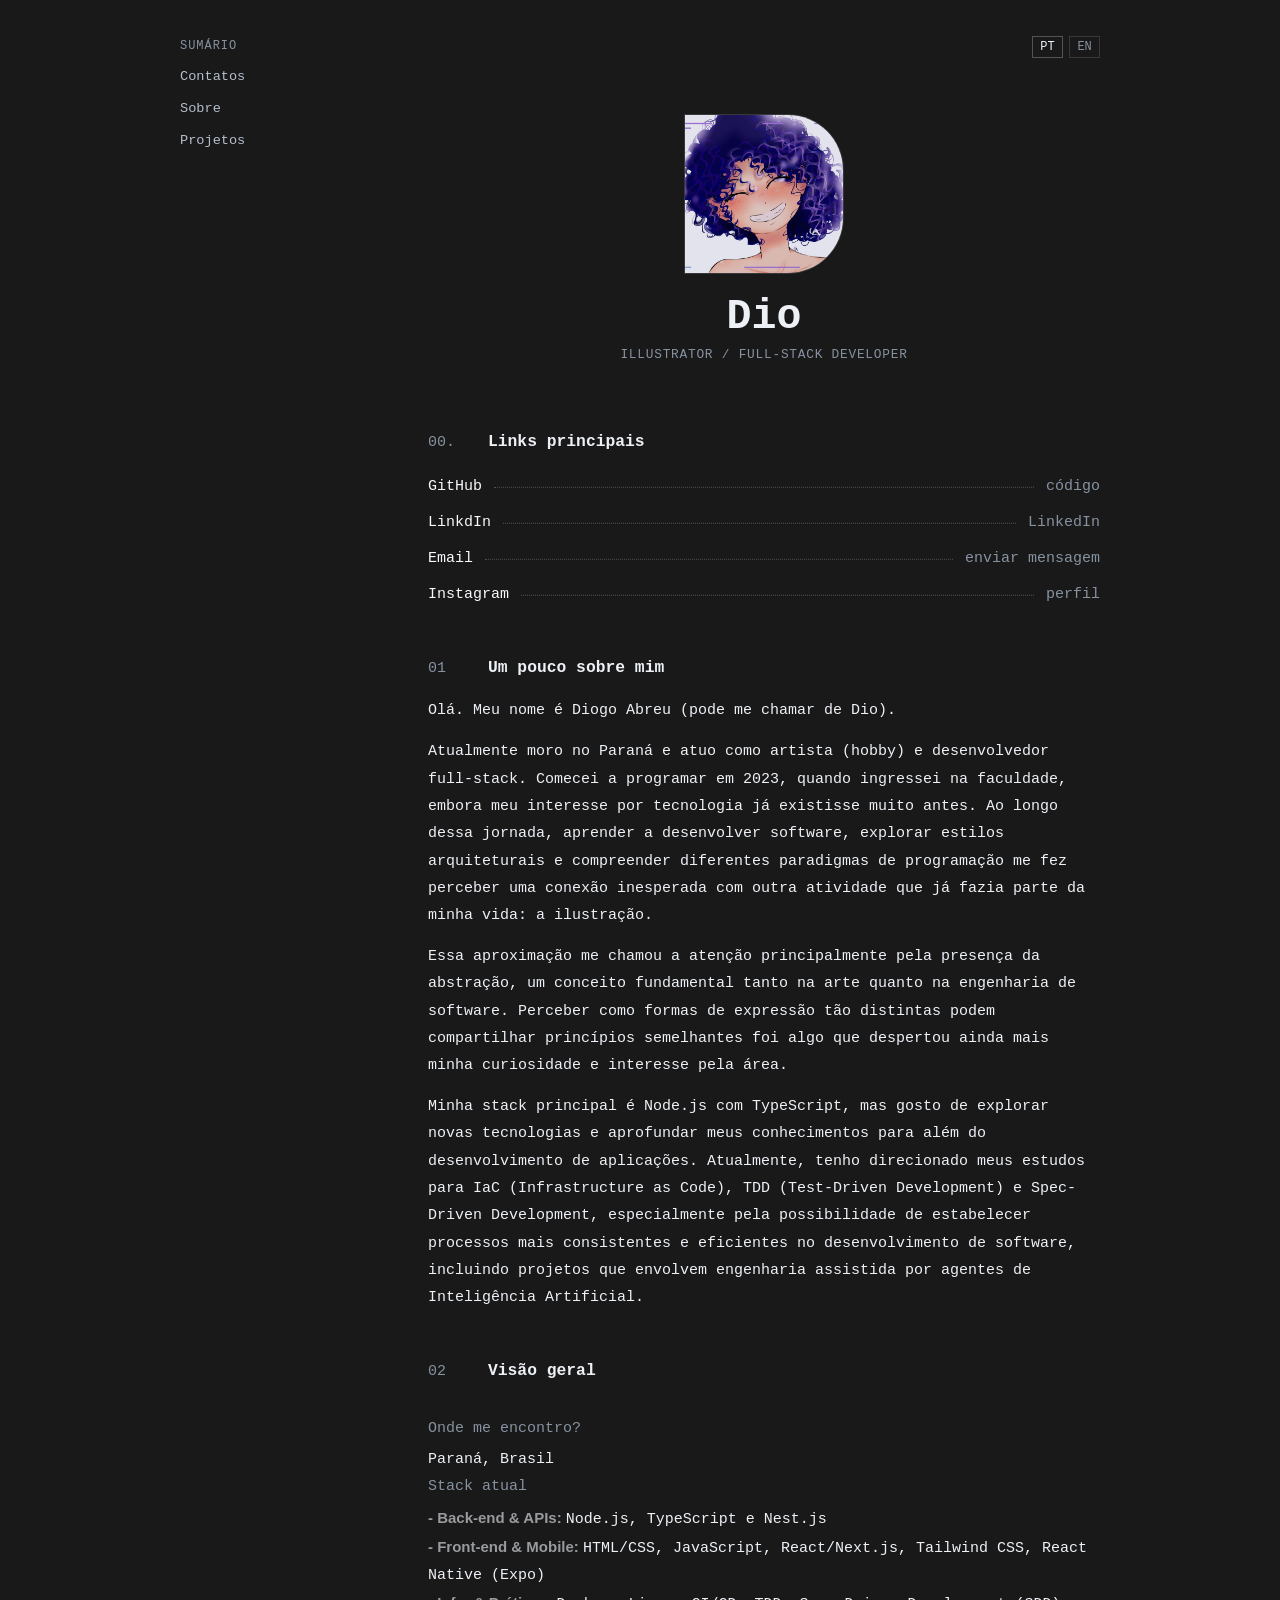
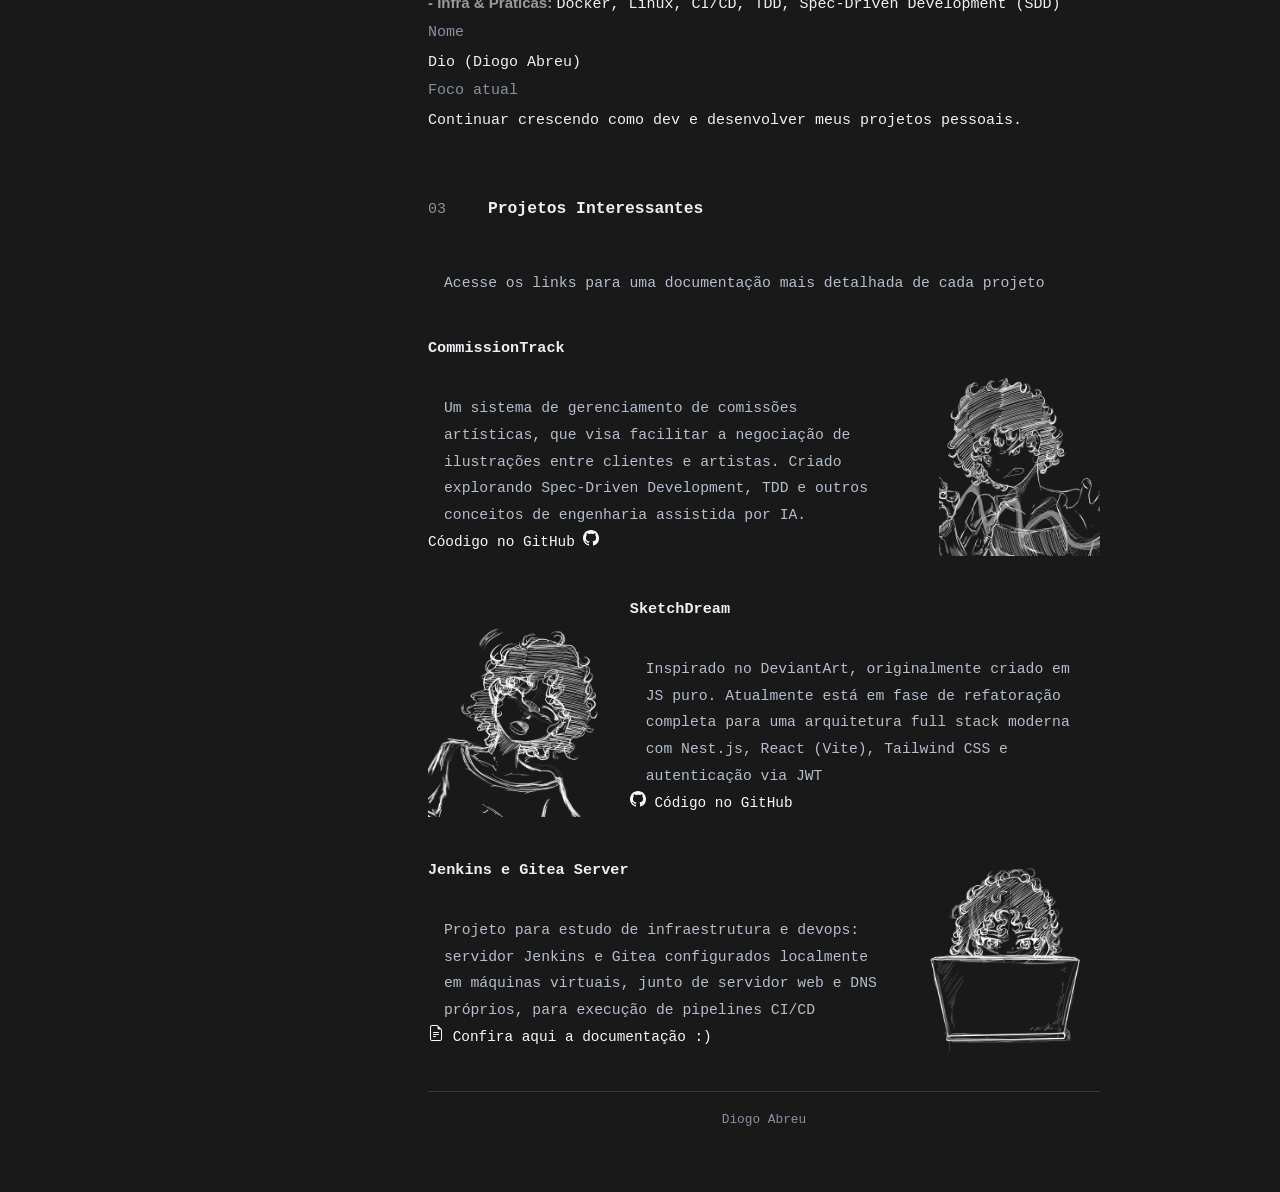
<file: index.html>
<!DOCTYPE html>
<html lang="pt-BR">
<head>
    <meta charset="UTF-8">
    <meta name="viewport" content="width=device-width, initial-scale=1.0">
    <title>Diogo Abreu | Full-Stack Developer & Ilustrador</title>
    <meta name="description" content="Links oficiais de Diogo Abreu (Dio)">
    <meta name="robots" content="index,follow,max-image-preview:large">
    <meta name="author" content="Diogo N. Abreu">
    <meta name="theme-color" content="#191919">
    
    <!-- URLs Canônicas e Alternativas -->
    <link rel="canonical" href="https://diogo-abreu.vercel.app/">
    <link rel="alternate" hreflang="pt-BR" href="https://diogo-abreu.vercel.app/">
    <link rel="alternate" hreflang="en" href="https://diogo-abreu.vercel.app/en">
    <link rel="alternate" hreflang="x-default" href="https://diogo-abreu.vercel.app/">

    <!-- Open Graph / Facebook / LinkedIn -->
    <meta property="og:site_name" content="Dio's Page">
    <meta property="og:locale" content="pt_BR">
    <meta property="og:locale:alternate" content="en_US">
    <meta property="og:type" content="profile">
    <meta property="profile:first_name" content="Diogo">
    <meta property="profile:last_name" content="Abreu">
    <meta property="profile:username" content="diogoabreu">
    <meta property="og:title" content="Diogo Abreu | Full-Stack Developer & Ilustrador">
    <meta property="og:description" content="Links oficiais de Diogo Abreu (Dio)">
    <meta property="og:url" content="https://diogo-abreu.vercel.app/">
    <meta property="og:image" content="https://diogo-abreu.vercel.app/assets/banner.jpg">
    <meta property="og:image:alt" content="Ilustração da Aska, OC de Diogo Abreu">
    <meta property="og:image:width" content="512>
    <meta property="og:image:height" content="512">

    <!-- Twitter / X -->
    <meta name="twitter:card" content="summary">
    <meta name="twitter:title" content="Diogo Abreu (Dio) | Full-Stack Developer & Ilustrador">
    <meta name="twitter:description" content="Links oficiais, portfólio e redes sociais de Dio (Diogo N. Abreu), desenvolvedor Full-Stack e ilustrador.">
    <meta name="twitter:image" content="https://diogo-abreu.vercel.app/assets/banner.jpg">
    
    <!-- Fontes e Estilos -->
    <link rel="preconnect" href="https://static.ietf.org" crossorigin>
    <link rel="stylesheet" href="https://static.ietf.org/fonts/noto-sans-mono/import.css">
    <link rel="stylesheet" href="./styles.css">

    <!-- Dados Estruturados (JSON-LD) -->
    <script type="application/ld+json">
    {
    "@context": "https://schema.org",
    "@graph": [
        {
        "@type": "WebSite",
        "@id": "https://diogo-abreu.vercel.app/#website",
        "url": "https://diogo-abreu.vercel.app/",
        "name": "Diogo N. Abreu",
        "inLanguage": "pt-BR",
        "publisher": {
            "@id": "https://diogo-abreu.vercel.app/#person"
        }
        },
        {
        "@type": "ProfilePage",
        "@id": "https://diogo-abreu.vercel.app/#profile",
        "url": "https://diogo-abreu.vercel.app/",
        "name": "Dio | Links oficiais",
        "inLanguage": "pt-BR",
        "isPartOf": {
            "@id": "https://diogo-abreu.vercel.app/#website"
        },
        "dateCreated": "2026-01-01T00:00:00-03:00",
        "dateModified": "2026-11-27T00:00:00-03:00",
        "mainEntity": {
            "@id": "https://diogo-abreu.vercel.app/#person"
        }
        },
        {
        "@type": "Person",
        "@id": "https://diogo-abreu.vercel.app/#person",
        "name": "Diogo N. Abreu",
        "alternateName": "Dio",
        "url": "https://diogo-abreu.vercel.app/",
        "image": {
            "@type": "ImageObject",
            "url": "https://diogo-abreu.vercel.app/assets/wind2.jpg"
        },
        "description": "Desenvolvedor Full-Stack & Ilustrador.",
        "jobTitle": [
            "Software Developer",
            "Full-Stack Developer",
            "Illustrator"
        ],
        "homeLocation": {
            "@type": "Place",
            "address": {
            "@type": "PostalAddress",
            "addressRegion": "PR",
            "addressCountry": "BR"
            }
        },
        "knowsAbout": [
            "Backend Development",
            "Node.js",
            "Express.js",
            "NestJS",
            "TypeScript",
            "Ilustração Digital"
        ],
        "sameAs": [
            "https://github.com/diogooabreu"
        ]
        }
    ]
    }
    </script>
</head>

<body>
    <div class="site-shell">
        <aside class="sidebar" aria-label="Sumário">
            <nav class="summary">
                <span class="summary__title">Sumário</span>
                <a href="#contact">Contatos</a>
                <a href="#aboutme">Sobre</a>
                <a href="#projects">Projetos</a>
            </nav>
        </aside>

        <main class="main">
            <div class="language-switcher" role="group" aria-label="Selecionar idioma">
                <button class="language-switcher__button" type="button" lang="pt-BR" data-lang="pt-BR" aria-label="Português" aria-pressed="true">PT</button>
                <button class="language-switcher__button" type="button" lang="en" data-lang="en" aria-label="English" aria-pressed="false">EN</button>
            </div>

            <header class="hero">
                <div class="avatar" aria-hidden="true">
                    <img src="/assets/wind2.jpg" alt="Ilustração da personagem Aska">
                </div>
                <h1>Dio</h1>
                <p class="avatar-row">Illustrator / Full-Stack Developer</p>
            </header>

            <section class="section" id="contact" aria-labelledby="primary-links-title">
                <div class="section-head">
                    <span class="section-id">00.</span>
                    <h2 id="primary-links-title">Links principais</h2>
                </div>
                <nav class="link-list" aria-label="Links principais">
                    <a class="link-row" href="https://github.com/diogooabreu" target="_blank" rel="noopener noreferrer">
                        <span>GitHub</span>
                        <span class="link-row__dots" aria-hidden="true"></span>
                        <span class="link-row__meta">código</span>
                    </a>
                    <a class="link-row" href="https://www.linkedin.com/in/diogo-n-abreu" target="_blank" rel="noopener noreferrer">
                        <span>LinkdIn</span>
                        <span class="link-row__dots" aria-hidden="true"></span>
                        <span class="link-row__meta">LinkedIn</span>
                    </a>
                    <a class="link-row" href="mailto:abreudiogo177@gmail.com?subject=Contato%20via%20Portfolio">
                        <span>Email</span>
                        <span class="link-row__dots" aria-hidden="true"></span>
                        <span class="link-row__meta">enviar mensagem</span>
                    </a>
                    <a class="link-row" href="https://www.instagram.com/arts.by.dio" target="_blank" rel="noopener noreferrer">
                        <span>Instagram</span>
                        <span class="link-row__dots" aria-hidden="true"></span>
                        <span class="link-row__meta">perfil</span>
                    </a>
                </nav>
            </section>

            <section class="section" id="aboutme" aria-labelledby="about-me">
                <div class="section-head">
                    <span class="section-id">01</span>
                    <h2 id="about-me">Um pouco sobre mim</h2>
                </div>
                <div class="body-copy">
                    <p>Olá. Meu nome é Diogo Abreu (pode me chamar de Dio).</p>
                    <p>Atualmente moro no Paraná e atuo como artista (hobby) e desenvolvedor full-stack. Comecei a programar em 2023, quando ingressei na faculdade, embora meu interesse por tecnologia já existisse muito antes. Ao longo dessa jornada, aprender a desenvolver software, explorar estilos arquiteturais e compreender diferentes paradigmas de programação me fez perceber uma conexão inesperada com outra atividade que já fazia parte da minha vida: a ilustração.</p>
                    <p>Essa aproximação me chamou a atenção principalmente pela presença da abstração, um conceito fundamental tanto na arte quanto na engenharia de software. Perceber como formas de expressão tão distintas podem compartilhar princípios semelhantes foi algo que despertou ainda mais minha curiosidade e interesse pela área.</p>
                    <p>Minha stack principal é Node.js com TypeScript, mas gosto de explorar novas tecnologias e aprofundar meus conhecimentos para além do desenvolvimento de aplicações. Atualmente, tenho direcionado meus estudos para IaC (Infrastructure as Code), TDD (Test-Driven Development) e Spec-Driven Development, especialmente pela possibilidade de estabelecer processos mais consistentes e eficientes no desenvolvimento de software, incluindo projetos que envolvem engenharia assistida por agentes de Inteligência Artificial.</p>
                </div>
            </section>

            <section class="section" aria-labelledby="identity-title">
            <div class="section-head">
                <span class="section-id">02</span>
                <h2 id="identity-title">Visão geral</h2>
            </div>
            <dl class="info-grid">
                <div class="fact">
                    <dt>Onde me encontro?</dt>
                    <dd>Paraná, Brasil</dd>
                </div>
                <div class="fact">
                    <dt>Stack atual</dt>
                    <dd><strong>- Back-end & APIs: </strong>Node.js, TypeScript e Nest.js</dd>
                    <dd><strong>- Front-end & Mobile: </strong>HTML/CSS, JavaScript, React/Next.js, Tailwind CSS, React Native (Expo)</dd>
                    <dd><strong>- Infra & Práticas: </strong>Docker, Linux, CI/CD, TDD, Spec-Driven Development (SDD)</dd>
                </div>
                <div class="fact">
                    <dt>Nome</dt>
                    <dd>Dio (Diogo Abreu)</dd>
                </div>
                <div class="fact">
                    <dt>Foco atual</dt>
                    <dd>Continuar crescendo como dev e desenvolver meus projetos pessoais.</dd>
                </div>
            </dl>
            </section>

            <section class="section" id="projects" aria-labelledby="projects-title">
                <div class="section-head">
                    <span class="section-id">03</span>
                    <h2 id="projects-title">Projetos Interessantes</h2>
                </div>
                <p class="subtitle">Acesse os links para uma documentação mais detalhada de cada projeto</p>

                <div class="projects-grid">
                    <article class="project-item">
                        <div class="project-item__info">
                            <h3>CommissionTrack</h3>
                            <p class="project-item__text">Um sistema de gerenciamento de comissões artísticas, que visa facilitar a negociação de ilustrações entre clientes e artistas. Criado explorando Spec-Driven Development, TDD e outros conceitos de engenharia assistida por IA.</p>
                            <a class="project-item__link" href="https://github.com/diogooabreu/commission-track.git" target="_blank" rel="noopener noreferrer">
                                Cóodigo no GitHub
                                <svg xmlns="http://www.w3.org/2000/svg" width="16" height="16" fill="currentColor" class="bi bi-github" viewBox="0 0 16 16" aria-hidden="true" focusable="false">
                                    <path d="M8 0C3.58 0 0 3.58 0 8c0 3.54 2.29 6.53 5.47 7.59.4.07.55-.17.55-.38 0-.19-.01-.82-.01-1.49-2.01.37-2.53-.49-2.69-.94-.09-.23-.48-.94-.82-1.13-.28-.15-.68-.52-.01-.53.63-.01 1.08.58 1.23.82.72 1.21 1.87.87 2.33.66.07-.52.28-.87.51-1.07-1.78-.2-3.64-.89-3.64-3.95 0-.87.31-1.59.82-2.15-.08-.2-.36-1.02.08-2.12 0 0 .67-.21 2.2.82.64-.18 1.32-.27 2-.27s1.36.09 2 .27c1.53-1.04 2.2-.82 2.2-.82.44 1.1.16 1.92.08 2.12.51.56.82 1.27.82 2.15 0 3.07-1.87 3.75-3.65 3.95.29.25.54.73.54 1.48 0 1.07-.01 1.93-.01 2.2 0 .21.15.46.55.38A8.01 8.01 0 0 0 16 8c0-4.42-3.58-8-8-8"/>
                                </svg>
                            </a>
                        </div>
                        <div class="project-item__media">
                            <img src="assets/aska-pencil.png" alt="Ilustração da Aska com pincel">
                        </div>
                    </article>

                    <article class="project-item">
                        <div class="project-item__info">
                            <h3>SketchDream</h3>
                            <p class="project-item__text">Inspirado no DeviantArt, originalmente criado em JS puro. Atualmente está em fase de refatoração completa para uma arquitetura full stack moderna com Nest.js, React (Vite), Tailwind CSS e autenticação via JWT</p>
                            <a class="project-item__link" href="https://github.com/diogooabreu/sketch-dream.git" target="_blank" rel="noopener noreferrer">
                                <svg xmlns="http://www.w3.org/2000/svg" width="16" height="16" fill="currentColor" class="bi bi-github" viewBox="0 0 16 16" aria-hidden="true" focusable="false">
                                    <path d="M8 0C3.58 0 0 3.58 0 8c0 3.54 2.29 6.53 5.47 7.59.4.07.55-.17.55-.38 0-.19-.01-.82-.01-1.49-2.01.37-2.53-.49-2.69-.94-.09-.23-.48-.94-.82-1.13-.28-.15-.68-.52-.01-.53.63-.01 1.08.58 1.23.82.72 1.21 1.87.87 2.33.66.07-.52.28-.87.51-1.07-1.78-.2-3.64-.89-3.64-3.95 0-.87.31-1.59.82-2.15-.08-.2-.36-1.02.08-2.12 0 0 .67-.21 2.2.82.64-.18 1.32-.27 2-.27s1.36.09 2 .27c1.53-1.04 2.2-.82 2.2-.82.44 1.1.16 1.92.08 2.12.51.56.82 1.27.82 2.15 0 3.07-1.87 3.75-3.65 3.95.29.25.54.73.54 1.48 0 1.07-.01 1.93-.01 2.2 0 .21.15.46.55.38A8.01 8.01 0 0 0 16 8c0-4.42-3.58-8-8-8"/>
                                </svg>
                                Código no GitHub
                            </a>
                        </div>
                        <div class="project-item__media">
                            <img src="assets/aska-bocejo2.png" alt="Ilustração da Aska bocejando">
                        </div>
                    </article>

                    <article class="project-item">
                        <div class="project-item__info">
                            <h3>Jenkins e Gitea Server</h3>
                            <p class="project-item__text">Projeto para estudo de infraestrutura e devops: servidor Jenkins e Gitea configurados localmente em máquinas virtuais, junto de servidor web e DNS próprios, para execução de pipelines CI/CD</p>
                            <a class="project-item__link" href="https://app.notion.com/p/Doc-jenkins-e-Gitea-29ff1a27c66a801f919ec896705dcd96?source=copy_link" target="_blank" rel="noopener noreferrer">
                                <svg xmlns="http://www.w3.org/2000/svg" width="16" height="16" fill="currentColor" class="bi bi-file-earmark-text" viewBox="0 0 16 16" aria-hidden="true" focusable="false">
                                    <path d="M5.5 7a.5.5 0 0 0 0 1h5a.5.5 0 0 0 0-1zM5 9.5a.5.5 0 0 1 .5-.5h5a.5.5 0 0 1 0 1h-5a.5.5 0 0 1-.5-.5m0 2a.5.5 0 0 1 .5-.5h2a.5.5 0 0 1 0 1h-2a.5.5 0 0 1-.5-.5"/>
                                    <path d="M9.5 0H4a2 2 0 0 0-2 2v12a2 2 0 0 0 2 2h8a2 2 0 0 0 2-2V4.5zm0 1v2A1.5 1.5 0 0 0 11 4.5h2V14a1 1 0 0 1-1 1H4a1 1 0 0 1-1-1V2a1 1 0 0 1 1-1z"/>
                                </svg>
                                Confira aqui a documentação :)
                            </a>
                        </div>
                        <div class="project-item__media">
                            <img src="assets/aska-note.png" alt="Ilustração da Aska com notebook">
                        </div>
                    </article>
                </div>
            </section>

            <footer class="footer">
                <p>Diogo Abreu</p>
            </footer>
        </main>
    </div>
</body>
</html>
</file>
<file: styles.css>
:root {
  color-scheme: dark;
  --bg: #191919;
  --text: #edf1f6;
  --muted: #b5becc;
  --soft: #8792a1;
  --line: rgba(215, 223, 234, 0.16);
  --line-strong: rgba(215, 223, 234, 0.3);
  --link: #f7f9fc;
  --content-width: 42rem;
  --sidebar-width: 12rem;
}

* {
  box-sizing: border-box;
}

html {
  scroll-behavior: smooth;
}

body {
  margin: 0;
  min-height: 100vh;
  background: var(--bg);
  color: var(--text);
  font-family: "Noto Sans Mono", ui-monospace, SFMono-Regular, Menlo, Consolas, monospace;
  font-size: 15px;
  line-height: 1.82;
  font-weight: 500;
  text-rendering: optimizeLegibility;
  -webkit-font-smoothing: antialiased;
}

::selection {
  background: rgba(237, 241, 246, 0.14);
  color: var(--text);
}

a {
  color: var(--link);
  text-decoration-color: rgba(247, 249, 252, 0.3);
  text-underline-offset: 0.2rem;
}

a:hover {
  color: var(--text);
  text-decoration-color: currentColor;
}

.site-shell {
  width: min(calc(100% - 2rem), calc(var(--content-width) + var(--sidebar-width) + 3.5rem));
  margin: 0 auto;
  padding: 2.25rem 0 4rem;
  display: flex;
  align-items: flex-start;
  gap: 3.5rem;
}

.sidebar {
  position: sticky;
  top: 2.25rem;
  flex: 0 0 var(--sidebar-width);
  width: var(--sidebar-width);
}

.summary {
  display: grid;
  gap: 0.45rem;
  font-size: 0.85rem;
}

.summary__title {
  color: var(--soft);
  font-size: 0.75rem;
  letter-spacing: 0.08em;
  text-transform: uppercase;
}

.summary a {
  color: var(--muted);
  text-decoration: none;
}

.summary a:hover,
.summary a:focus-visible {
  color: var(--text);
  text-decoration: underline;
  text-decoration-color: currentColor;
}

.main {
  width: 100%;
  min-width: 0;
}

.language-switcher {
  display: flex;
  justify-content: flex-end;
  gap: 0.4rem;
}

.language-switcher__button {
  font: inherit;
  font-size: 0.75rem;
  line-height: 1.4;
  color: var(--soft);
  background: transparent;
  border: 1px solid var(--line);
  padding: 0.1rem 0.45rem;
  cursor: pointer;
}

.language-switcher__button[aria-pressed="true"],
.language-switcher__button:hover,
.language-switcher__button:focus-visible {
  color: var(--text);
  border-color: var(--line-strong);
}

.hero {
  margin-bottom: 2.5rem;
  text-align: center;
  display: grid;
}

.avatar {
  position: relative;
  width: 10rem;
  height: 10rem;
  margin: 3.5rem auto 1rem;
  border-radius: 0 35% 35% 0;
  overflow: hidden;
  border: 1px solid var(--line);
}

.avatar img {
  display: block;
  width: 100%;
  height: 100%;
  object-fit: cover;
}

.avatar-row {
  margin: 0;
  color: var(--soft);
  font-size: 0.8rem;
  letter-spacing: 0.06em;
  text-transform: uppercase;
}

h1,
h2,
h3 {
  margin: 0;
  font-weight: 650;
}

h1 {
  font-size: clamp(2rem, 4.4vw, 2.6rem);
  line-height: 1.28;
}

h2 {
  font-size: 1.02rem;
}

h3 {
  font-size: 0.95rem;
}

p,
dd,
dt{
  margin: 0;
}

.body-copy,
.footer {
  display: grid;
  gap: 0.85rem;
}

.section {
  margin-top: 1.55rem;
  padding-top: 1.25rem;
  display: grid;
  gap: 0.9rem;
  scroll-margin-top: 2rem;
}

.section-id {
  color: var(--soft);
}

.section-head {
  display: grid;
  grid-template-columns: 3rem minmax(0, 1fr);
  gap: 0.75rem;
  align-items: baseline;
}

.link-list,
.text-list,
.record-list {
  display: grid;
  gap: 0.55rem;
}

.link-list {
  margin-top: 0.15rem;
}

.link-row {
  display: grid;
  grid-template-columns: auto 1fr auto;
  gap: 0.75rem;
  align-items: baseline;
  text-decoration: none;
}

.link-row:hover .link-row__meta {
  color: var(--text);
}

.link-row__dots {
  border-bottom: 1px dotted var(--line-strong);
  transform: translateY(-0.14rem);
}

.link-row__meta {
  color: var(--soft);
  white-space: nowrap;
}

.fact dt {
  color: var(--soft);
  margin-bottom: 0.2rem;
}

.fact dd {
  color: var(--text);
}

.fact strong {
  opacity: .6;
  font-family:'Gill Sans', 'Gill Sans MT', Calibri, 'Trebuchet MS', sans-serif;
}

.subtitle{
  color: var(--muted);
  margin: 2rem 0.5rem 0 1rem;
  font-size: 0.92rem;
}

.projects-grid {
  display: grid;
  gap: 2.5rem;
  margin-top:1.5rem;
}

.project-item{
  width: 100%;
  display: flex;
  align-items: center;
  gap: 2rem;
}

.project-item:nth-child(even){
  flex-direction: row-reverse;
}

.project-item__text{
  color: var(--muted);
  margin: 2rem 0.5rem 0 1rem;
  font-size: 0.92rem;
}

.project-item__link{
  color: var(--link);
  text-decoration: none;
  font-size: 0.9rem;
}

.project-item__media{
  display: block;
  width: 100%;
  height: 100%;
  overflow: hidden;
}

.project-item__media img{
  display: block;
  width: 100%;
  height: 100%;
  object-fit: cover;
}

.footer {
  margin-top: 2.5rem;
  padding-top: 1rem;
  border-top: 1px solid var(--line);
  color: var(--soft);
  font-size: 0.8rem;
  text-align: center;
  justify-items: center;
  gap: 0.45rem;
}

@media (max-width: 60rem) {
  .site-shell {
    display: block;
    width: min(calc(100% - 2rem), var(--content-width));
    padding: 1.5rem 0 3rem;
  }

  .sidebar {
    display: none;
  }

  .hero {
    margin-bottom: 1.75rem;
  }

  .avatar {
    margin: 2rem auto 0.75rem;
  }

  .section {
    margin-top: 1.15rem;
    padding-top: 1rem;
  }

  .section-head {
    grid-template-columns: minmax(0, 1fr);
    gap: 0.35rem;
  }

  .link-row {
    grid-template-columns: auto minmax(1rem, 1fr) auto;
    gap: 0.5rem;
  }

  .link-row__dots {
    min-width: 1rem;
  }

  .link-row__meta {
    white-space: normal;
    text-align: right;
  }

  .subtitle {
    margin: 1rem 0 0;
  }

  .projects-grid {
    gap: 1.5rem;
    margin-top: 1rem;
  }

  .project-item {
    gap: 1rem;
  }

  .project-item__info {
    flex: 1 1 62%;
    min-width: 0;
  }

  .project-item__media {
    flex: 0 0 40%;
    margin-top: 5em;
    min-width: 0;
  }

  .project-item__media img {
    height: auto;
    aspect-ratio: 4 / 4;
    border-radius: 35%;
  }

  .project-item__text {
    margin: 0.75rem 0 0;
  }

  .language-switcher {
    gap: 0.3rem;
  }

  .language-switcher__button {
    font-size: 0.7rem;
    padding: 0.05rem 0.35rem;
  }

  .footer {
    margin-top: 2rem;
  }
}

@media (max-width: 22rem) {
  .project-item,
  .project-item:nth-child(even) {
    display: block;
  }

  .project-item__info {
    width: 100%;
  }

  .project-item__media {
    display: none;
  }

  .projects-grid {
    gap: 1.25rem;
  }
}
</file>
